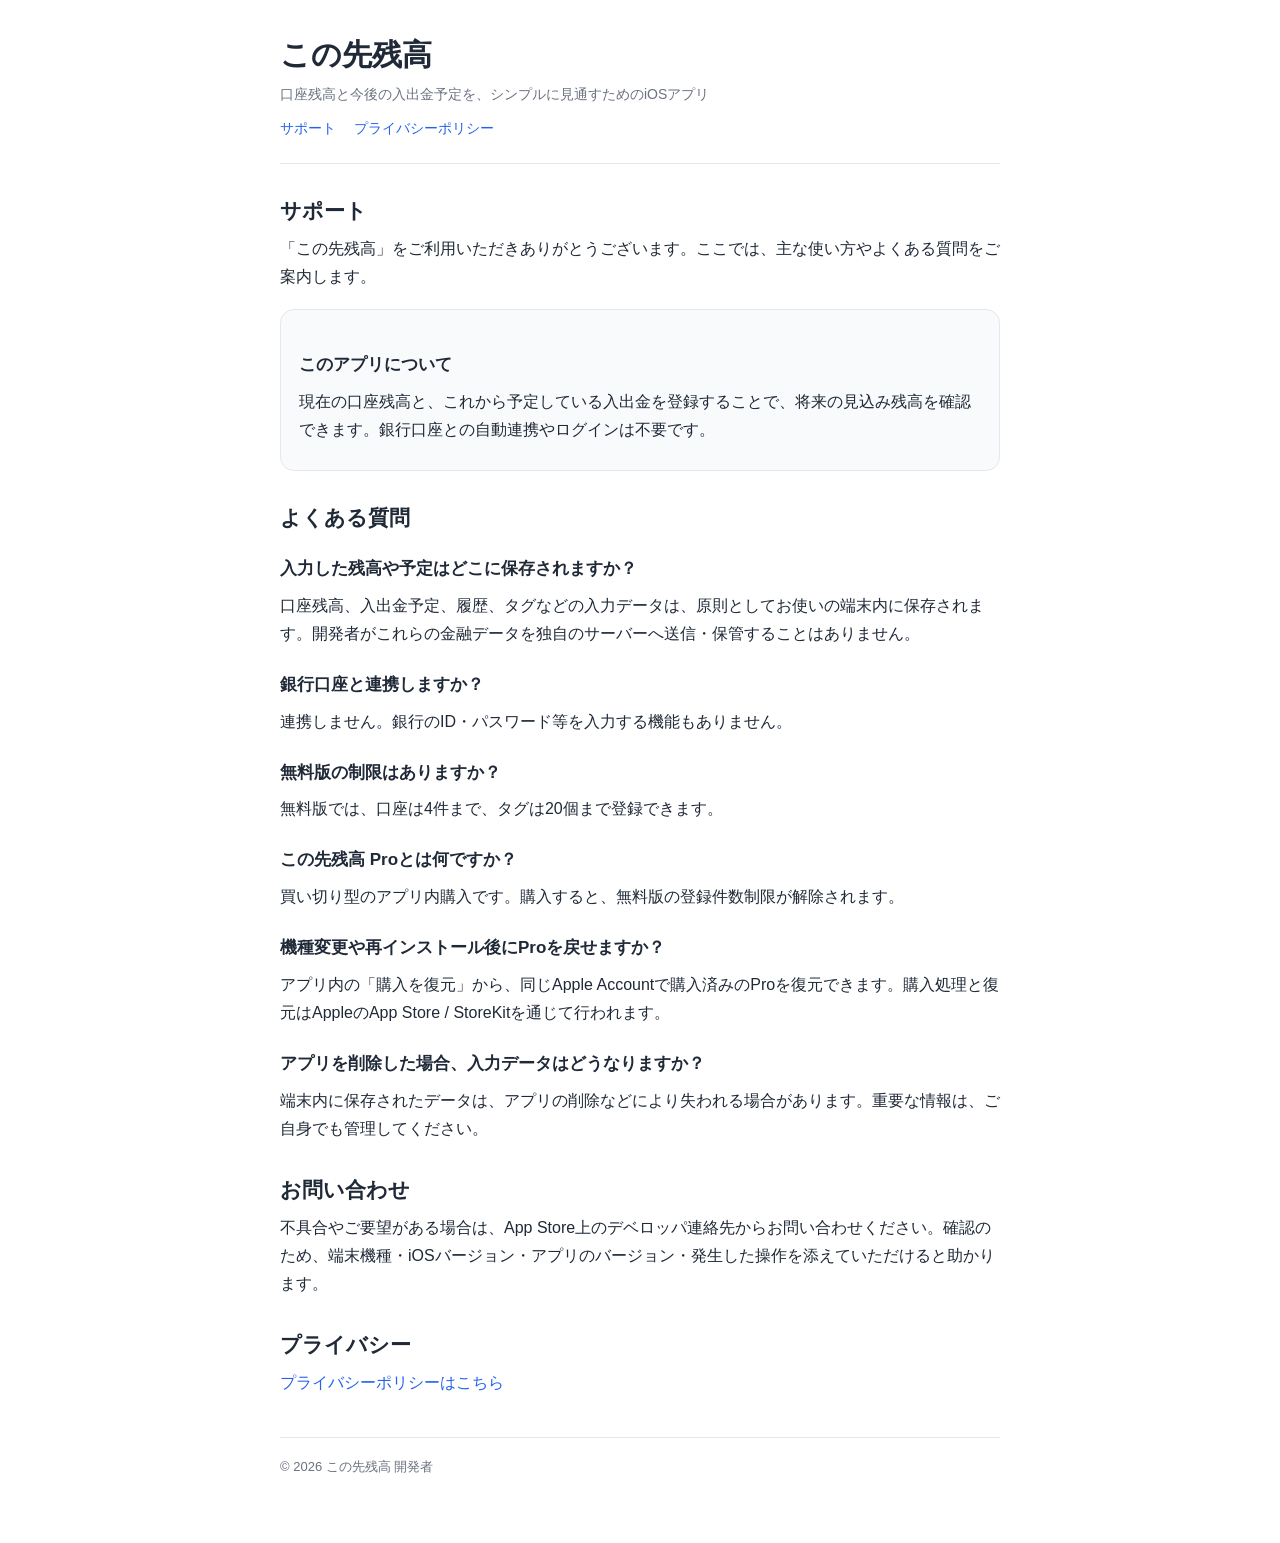
<file: index.html>
<!doctype html>
<html lang="ja">
<head>
<meta charset="utf-8">
<meta name="viewport" content="width=device-width,initial-scale=1">
<title>この先残高｜サポート</title>
<meta name="description" content="iOSアプリ「この先残高」のサポートページ">
<link rel="stylesheet" href="./styles.css">
</head>
<body><main>
<header>
<h1>この先残高</h1>
<p class="note">口座残高と今後の入出金予定を、シンプルに見通すためのiOSアプリ</p>
<nav><a href="./">サポート</a><a href="./privacy/">プライバシーポリシー</a></nav>
</header>

<section>
<h2>サポート</h2>
<p>「この先残高」をご利用いただきありがとうございます。ここでは、主な使い方やよくある質問をご案内します。</p>
</section>

<div class="card">
<h3>このアプリについて</h3>
<p>現在の口座残高と、これから予定している入出金を登録することで、将来の見込み残高を確認できます。銀行口座との自動連携やログインは不要です。</p>
</div>

<section>
<h2>よくある質問</h2>

<h3>入力した残高や予定はどこに保存されますか？</h3>
<p>口座残高、入出金予定、履歴、タグなどの入力データは、原則としてお使いの端末内に保存されます。開発者がこれらの金融データを独自のサーバーへ送信・保管することはありません。</p>

<h3>銀行口座と連携しますか？</h3>
<p>連携しません。銀行のID・パスワード等を入力する機能もありません。</p>

<h3>無料版の制限はありますか？</h3>
<p>無料版では、口座は4件まで、タグは20個まで登録できます。</p>

<h3>この先残高 Proとは何ですか？</h3>
<p>買い切り型のアプリ内購入です。購入すると、無料版の登録件数制限が解除されます。</p>

<h3>機種変更や再インストール後にProを戻せますか？</h3>
<p>アプリ内の「購入を復元」から、同じApple Accountで購入済みのProを復元できます。購入処理と復元はAppleのApp Store / StoreKitを通じて行われます。</p>

<h3>アプリを削除した場合、入力データはどうなりますか？</h3>
<p>端末内に保存されたデータは、アプリの削除などにより失われる場合があります。重要な情報は、ご自身でも管理してください。</p>
</section>

<section>
<h2>お問い合わせ</h2>
<p>不具合やご要望がある場合は、App Store上のデベロッパ連絡先からお問い合わせください。確認のため、端末機種・iOSバージョン・アプリのバージョン・発生した操作を添えていただけると助かります。</p>
</section>

<section>
<h2>プライバシー</h2>
<p><a href="./privacy/">プライバシーポリシーはこちら</a></p>
</section>

<footer>© 2026 この先残高 開発者</footer>
</main></body>
</html>
</file>
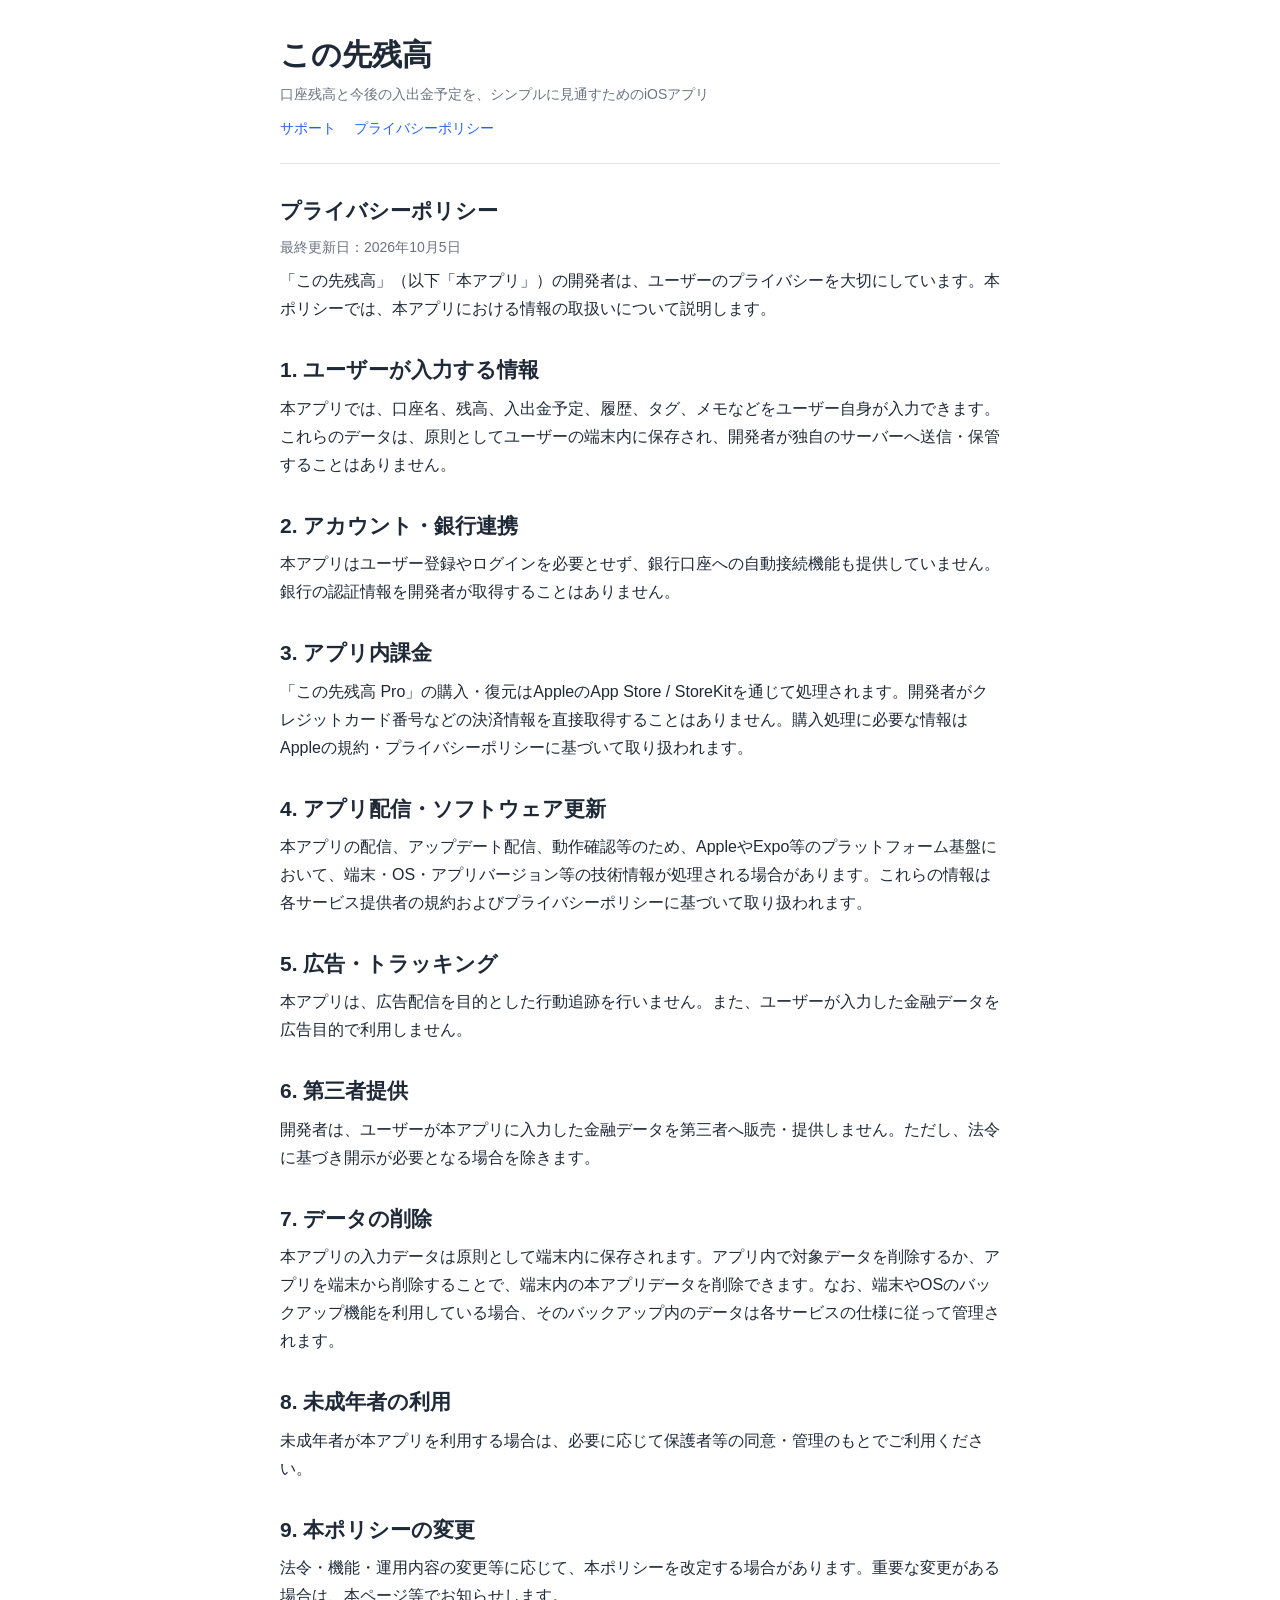
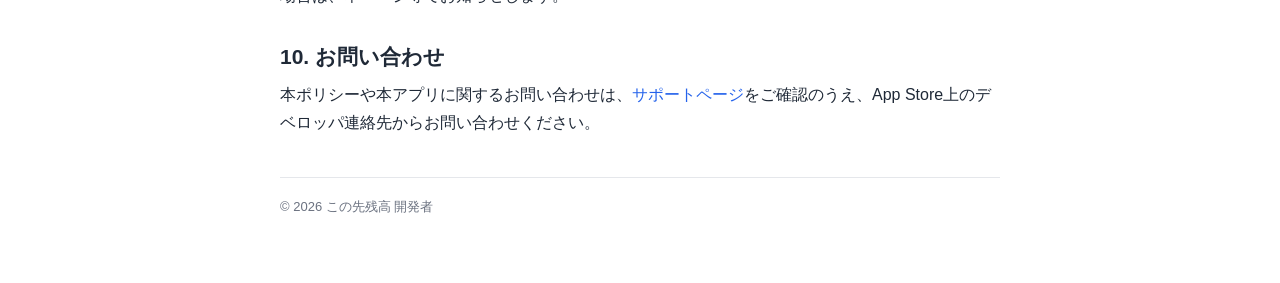
<file: privacy/index.html>
<!doctype html>
<html lang="ja">
<head>
<meta charset="utf-8">
<meta name="viewport" content="width=device-width,initial-scale=1">
<title>この先残高｜プライバシーポリシー</title>
<meta name="description" content="iOSアプリ「この先残高」のプライバシーポリシー">
<link rel="stylesheet" href="../styles.css">
</head>
<body><main>
<header>
<h1>この先残高</h1>
<p class="note">口座残高と今後の入出金予定を、シンプルに見通すためのiOSアプリ</p>
<nav><a href="../">サポート</a><a href="./">プライバシーポリシー</a></nav>
</header>

<section>
<h2>プライバシーポリシー</h2>
<p class="note">最終更新日：2026年10月5日</p>
<p>「この先残高」（以下「本アプリ」）の開発者は、ユーザーのプライバシーを大切にしています。本ポリシーでは、本アプリにおける情報の取扱いについて説明します。</p>
</section>

<section>
<h2>1. ユーザーが入力する情報</h2>
<p>本アプリでは、口座名、残高、入出金予定、履歴、タグ、メモなどをユーザー自身が入力できます。これらのデータは、原則としてユーザーの端末内に保存され、開発者が独自のサーバーへ送信・保管することはありません。</p>
</section>

<section>
<h2>2. アカウント・銀行連携</h2>
<p>本アプリはユーザー登録やログインを必要とせず、銀行口座への自動接続機能も提供していません。銀行の認証情報を開発者が取得することはありません。</p>
</section>

<section>
<h2>3. アプリ内課金</h2>
<p>「この先残高 Pro」の購入・復元はAppleのApp Store / StoreKitを通じて処理されます。開発者がクレジットカード番号などの決済情報を直接取得することはありません。購入処理に必要な情報はAppleの規約・プライバシーポリシーに基づいて取り扱われます。</p>
</section>

<section>
<h2>4. アプリ配信・ソフトウェア更新</h2>
<p>本アプリの配信、アップデート配信、動作確認等のため、AppleやExpo等のプラットフォーム基盤において、端末・OS・アプリバージョン等の技術情報が処理される場合があります。これらの情報は各サービス提供者の規約およびプライバシーポリシーに基づいて取り扱われます。</p>
</section>

<section>
<h2>5. 広告・トラッキング</h2>
<p>本アプリは、広告配信を目的とした行動追跡を行いません。また、ユーザーが入力した金融データを広告目的で利用しません。</p>
</section>

<section>
<h2>6. 第三者提供</h2>
<p>開発者は、ユーザーが本アプリに入力した金融データを第三者へ販売・提供しません。ただし、法令に基づき開示が必要となる場合を除きます。</p>
</section>

<section>
<h2>7. データの削除</h2>
<p>本アプリの入力データは原則として端末内に保存されます。アプリ内で対象データを削除するか、アプリを端末から削除することで、端末内の本アプリデータを削除できます。なお、端末やOSのバックアップ機能を利用している場合、そのバックアップ内のデータは各サービスの仕様に従って管理されます。</p>
</section>

<section>
<h2>8. 未成年者の利用</h2>
<p>未成年者が本アプリを利用する場合は、必要に応じて保護者等の同意・管理のもとでご利用ください。</p>
</section>

<section>
<h2>9. 本ポリシーの変更</h2>
<p>法令・機能・運用内容の変更等に応じて、本ポリシーを改定する場合があります。重要な変更がある場合は、本ページ等でお知らせします。</p>
</section>

<section>
<h2>10. お問い合わせ</h2>
<p>本ポリシーや本アプリに関するお問い合わせは、<a href="../">サポートページ</a>をご確認のうえ、App Store上のデベロッパ連絡先からお問い合わせください。</p>
</section>

<footer>© 2026 この先残高 開発者</footer>
</main></body>
</html>
</file>
<file: styles.css>
:root{color-scheme:light;--ink:#1f2937;--muted:#6b7280;--line:#e5e7eb;--soft:#f8fafc;--accent:#2563eb}
*{box-sizing:border-box}
body{margin:0;font-family:-apple-system,BlinkMacSystemFont,"Segoe UI","Hiragino Sans","Yu Gothic UI","Yu Gothic",sans-serif;color:var(--ink);background:#fff;line-height:1.75}
main{max-width:760px;margin:0 auto;padding:28px 20px 64px}
header{padding:8px 0 22px;border-bottom:1px solid var(--line);margin-bottom:28px}
h1{font-size:30px;line-height:1.25;margin:0 0 8px}
h2{font-size:21px;line-height:1.4;margin:32px 0 10px}
h3{font-size:17px;margin:22px 0 6px}
p{margin:8px 0}
a{color:var(--accent);text-decoration:none}
a:hover{text-decoration:underline}
.card{background:var(--soft);border:1px solid var(--line);border-radius:14px;padding:18px;margin:18px 0}
.note{color:var(--muted);font-size:14px}
nav{display:flex;gap:18px;flex-wrap:wrap;margin-top:10px;font-size:14px}
footer{border-top:1px solid var(--line);margin-top:40px;padding-top:18px;color:var(--muted);font-size:13px}
@media (max-width:520px){main{padding:22px 16px 48px}h1{font-size:27px}h2{font-size:20px}}
</file>
